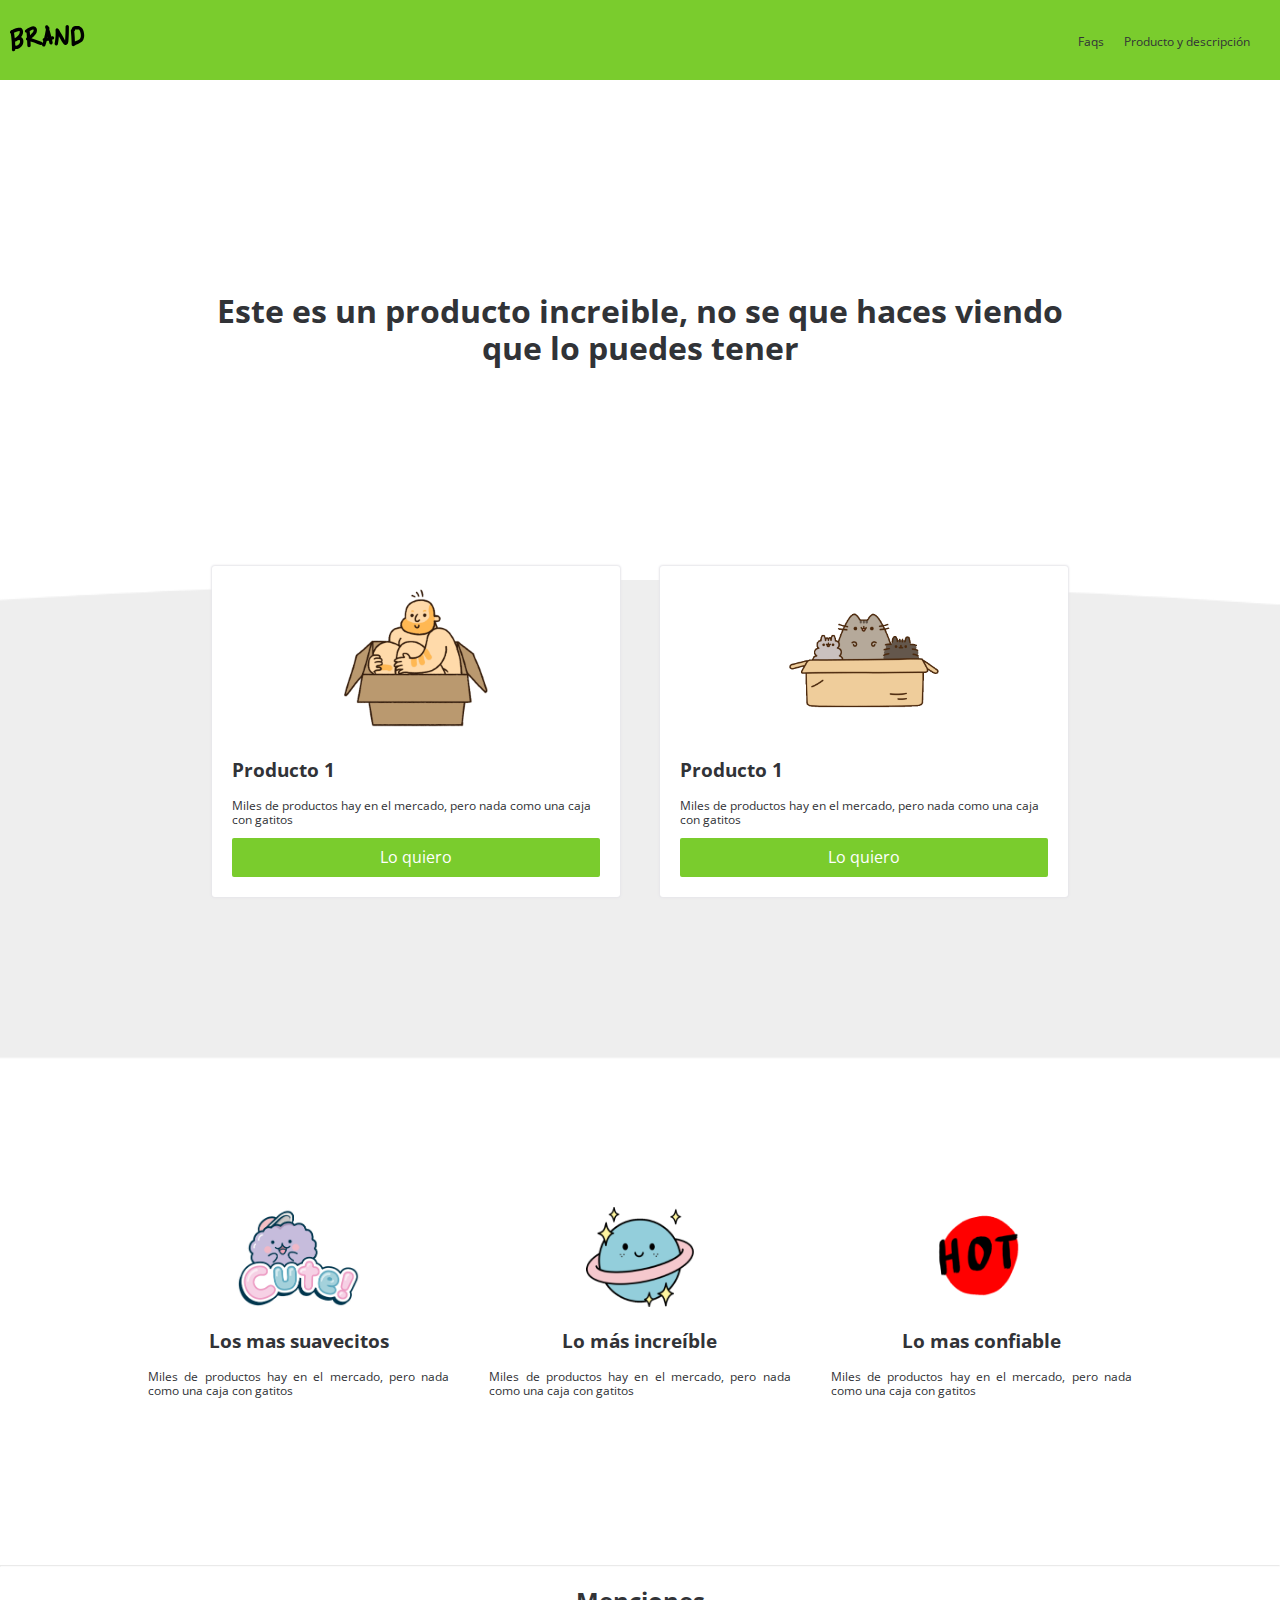
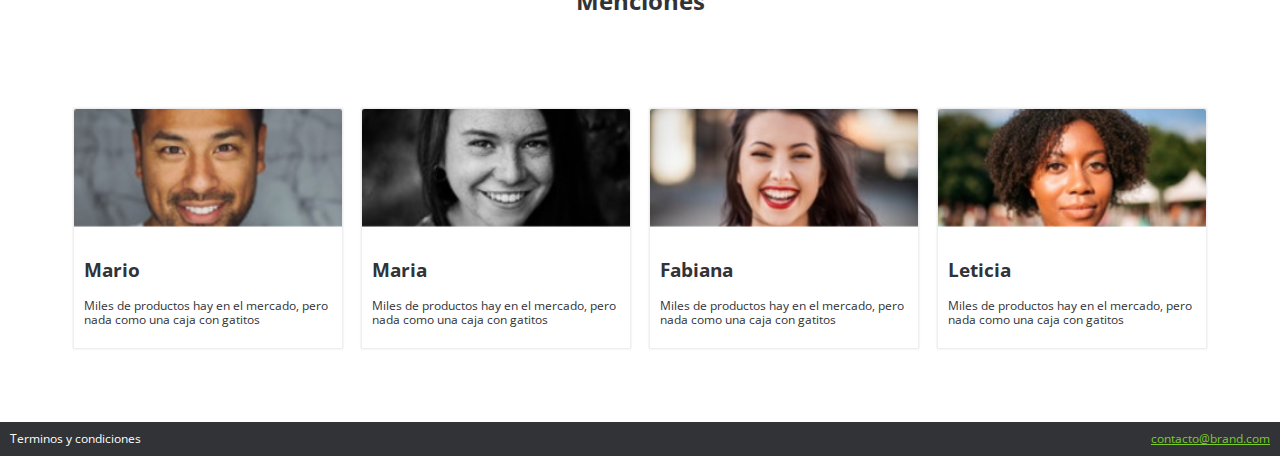
<file: index.html>
<!DOCTYPE html>
<html lang="en">
  <head>
    <meta charset="utf-8">
    <meta name="description" content="Este es un sitio de producto genial">
    <!-- Aqui podemos poner algún framework -->

    <!-- Aqui podemos poner algún framework -->
    <link rel="stylesheet" href="css/normalize.css">
    <link rel="stylesheet" href="css/estilos.css">
    <link rel="stylesheet" href="css/mobile.css">
    <link rel="stylesheet" href="css/animations.css">
    <title>BRAND📦</title>

  </head> <!-- Cierra head -->
  <body>
    <nav class="fadeInDown">
      <a href="#"><img src="images/logo.png" alt=""></a>
      <ul>
        <li>
          <a href="#">Faqs</a></li>
        <li>
          <a href="producto.html">Producto y descripción</a></li>
      </ul>
    </nav>
    <h1 class="main_section fadeIn">
      Este es un producto increible, no se que haces viendo que lo puedes tener
    </h1>
    <!-- Inicio productos -->
    <div class="products">
      <div class="product fadeInUp">
        <div class="content">
          <div class="image-product">
            <img src="images/box1.png" alt="">
          </div>
          <h3>Producto 1</h3>
          <p>Miles de productos hay en el mercado, pero nada como una caja con gatitos</p>
          <a href="venta.html">
            <button class="main_btn">
              Lo quiero
            </button>
          </a>
        </div>
      </div>
      <div class="product fadeInUp">
        <div class="content">
          <div class="image-product">
            <img src="images/box2.png" alt="">
          </div>
          <h3>Producto 1</h3>
          <p>Miles de productos hay en el mercado, pero nada como una caja con gatitos</p>
          <a href="venta.html">
            <button class="main_btn">
              Lo quiero
            </button>
          </a>
        </div>
      </div>
    </div>
    <!-- Fin productos -->
    <!-- Inicia beneficios -->
    <div class="beneficios">
      <div class="beneficio">
        <div class="content_beneficio">
          <img src="images/b1.png" alt="">
          <h3>Los mas suavecitos</h3>
          <p class="text_beneficio">
            Miles de productos hay en el mercado, pero nada como una caja con gatitos
          </p>
        </div>
      </div>
      <div class="beneficio">
        <div class="content_beneficio">
          <img src="images/b2.png" alt="">
          <h3>Lo más increíble</h3>
          <p class="text_beneficio">
            Miles de productos hay en el mercado, pero nada como una caja con gatitos
          </p>
        </div>
      </div>
      <div class="beneficio">
        <div class="content_beneficio">
          <img src="images/b3.png" alt="">
          <h3>Lo mas confiable</h3>
          <p class="text_beneficio">
            Miles de productos hay en el mercado, pero nada como una caja con gatitos
          </p>
        </div>
      </div>
    </div>
    <!-- Fin beneficios -->
    <hr>
    <!-- Inicia menciones -->
    <h2 class="mention_title">Menciones</h2>
    <div class="mentions">
      <div class="mention">
        <div class="content_mention">
          <img src="images/p1.png" alt="">
          <div class="text">
            <h3>Mario</h3>
            <p>Miles de productos hay en el mercado, pero nada como una caja con gatitos</p>
          </div>
        </div>
      </div>
      <div class="mention">
        <div class="content_mention">
          <img src="images/p2.png" alt="">
          <div class="text">
            <h3>Maria</h3>
            <p>Miles de productos hay en el mercado, pero nada como una caja con gatitos</p>
          </div>
        </div>
      </div>
      <div class="mention">
        <div class="content_mention">
          <img src="images/p3.png" alt="">
          <div class="text">
            <h3>Fabiana</h3>
            <p>Miles de productos hay en el mercado, pero nada como una caja con gatitos</p>
          </div>
        </div>
      </div>
      <div class="mention">
        <div class="content_mention">
          <img src="images/p4.png" alt="">
          <div class="text">
            <h3>Leticia</h3>
            <p>Miles de productos hay en el mercado, pero nada como una caja con gatitos</p>
          </div>
        </div>
      </div>
    </div>
    <!-- Fin de menciones -->
    <!-- Inicio de footer -->
    <footer>
      <div class="option">Terminos y condiciones</div>
      <div class="option contact"><a href="mailto:contacto@brand.com">contacto@brand.com</a></div>
    </footer>
    <!-- Fin de Footer -->

    <!-- Script -->
    <script src="scripts/script.js"></script>
  </body> <!-- Cierra body -->
</html> <!-- Cierra html -->
</file>
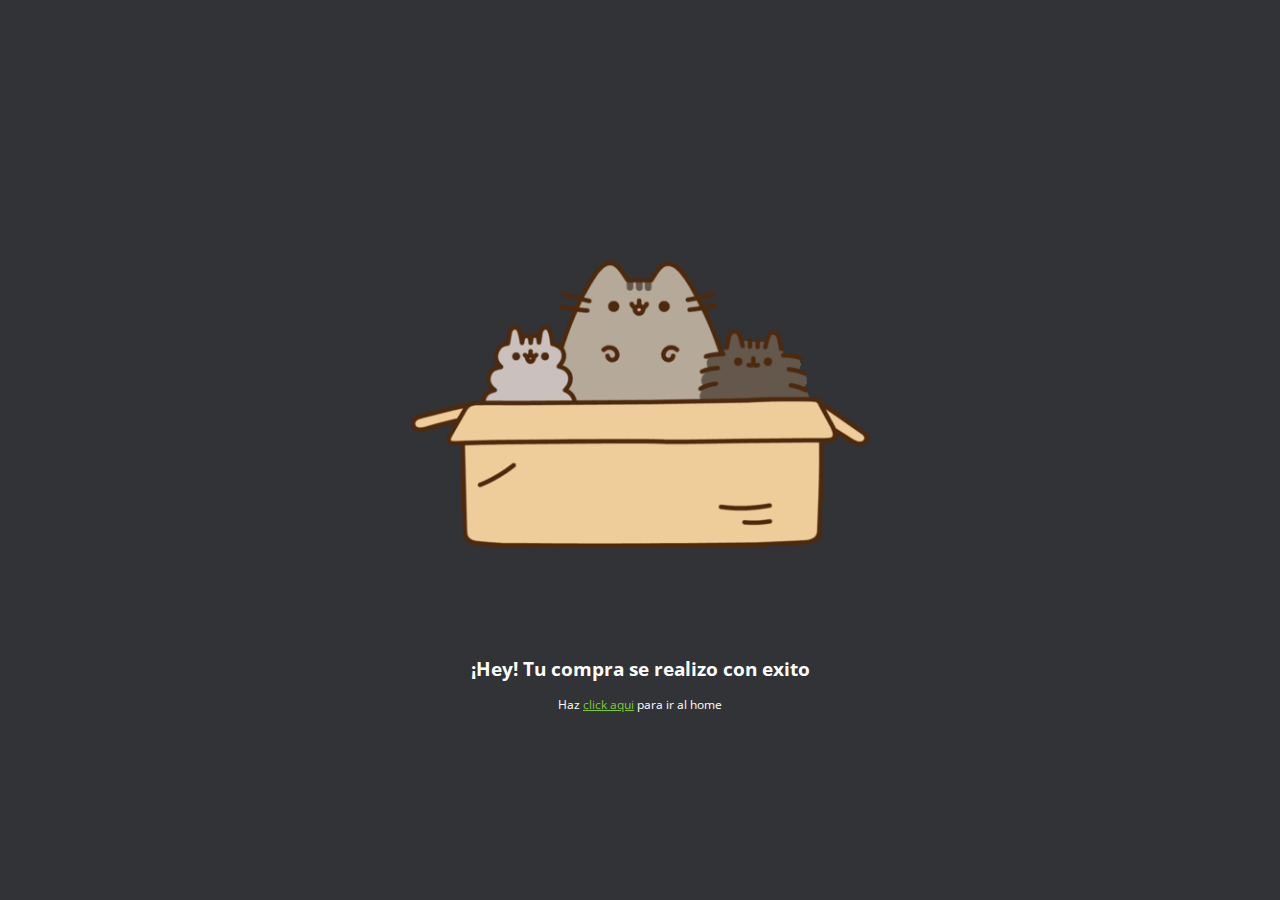
<file: exito.html>
<!DOCTYPE html>
<html lang="es">
<head>
  <meta charset="UTF-8">
  <meta name="viewport" content="width=device-width, initial-scale=1.0">
  <meta http-equiv="X-UA-Compatible" content="ie=edge">
  <link rel="stylesheet" href="css/normalize.css">
  <link rel="stylesheet" href="css/estilos.css">
  <link rel="stylesheet" href="css/animations.css">
  <link rel="stylesheet" href="css/paypal.css">
  <title>Exito</title>
</head>
<body>
  <div class="content_paypal">
    <img src="images/ben1.png" alt="">
    <h3>¡Hey! Tu compra se realizo con exito</h3>
    <p>Haz <a href="index.html">click aqui</a> para ir al home</p>
  </div>

</body>
</html>
</file>
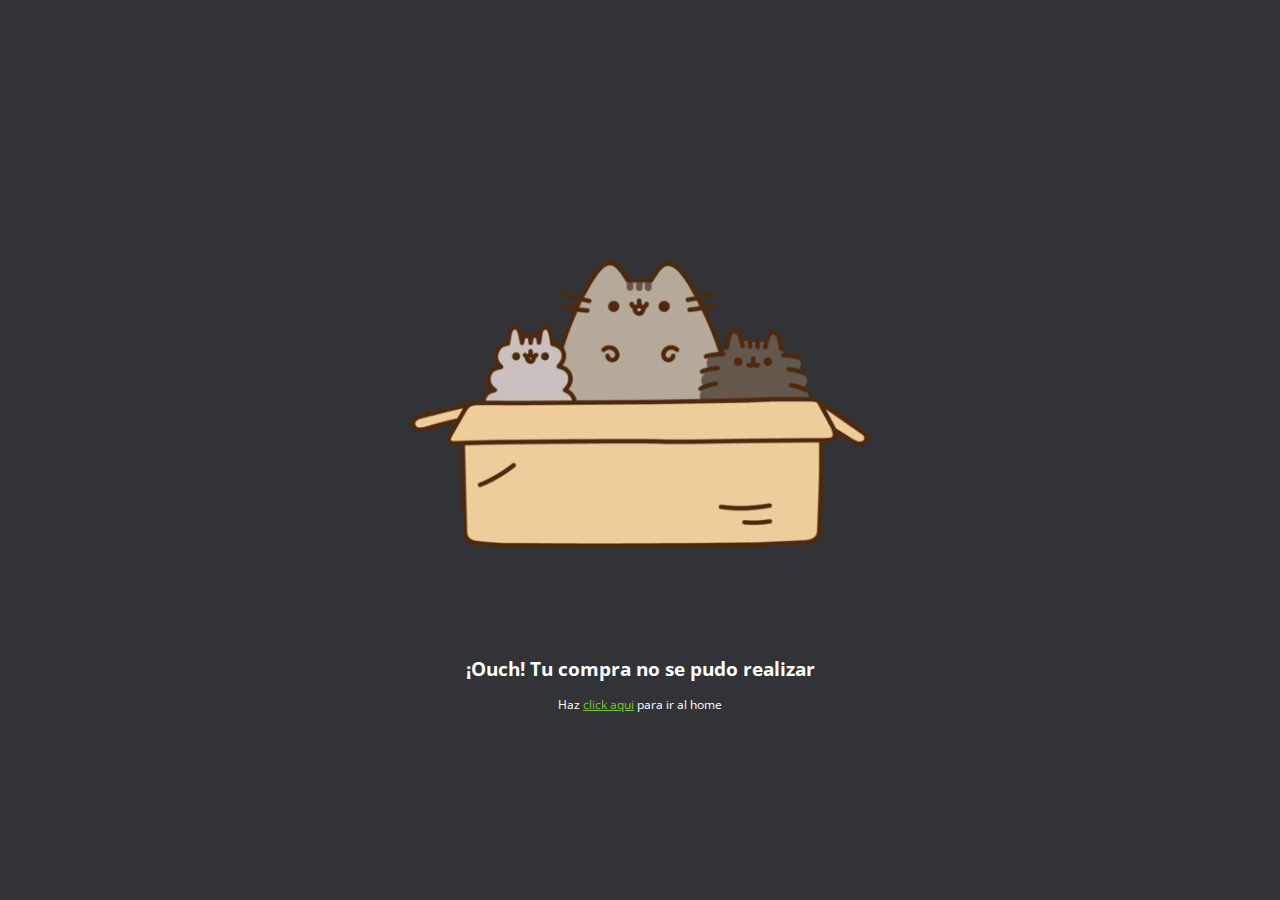
<file: falla.html>
<!DOCTYPE html>
<html lang="es">
<head>
  <meta charset="UTF-8">
  <meta name="viewport" content="width=device-width, initial-scale=1.0">
  <meta http-equiv="X-UA-Compatible" content="ie=edge">
  <link rel="stylesheet" href="css/normalize.css">
  <link rel="stylesheet" href="css/estilos.css">
  <link rel="stylesheet" href="css/animations.css">
  <link rel="stylesheet" href="css/paypal.css">
  <title>Exito</title>
</head>
<body>
  <div class="content_paypal">
    <img src="images/ben1.png" alt="">
    <h3>¡Ouch! Tu compra no se pudo realizar</h3>
    <p>Haz <a href="index.html">click aqui</a> para ir al home</p>
  </div>

</body>
</html>
</file>
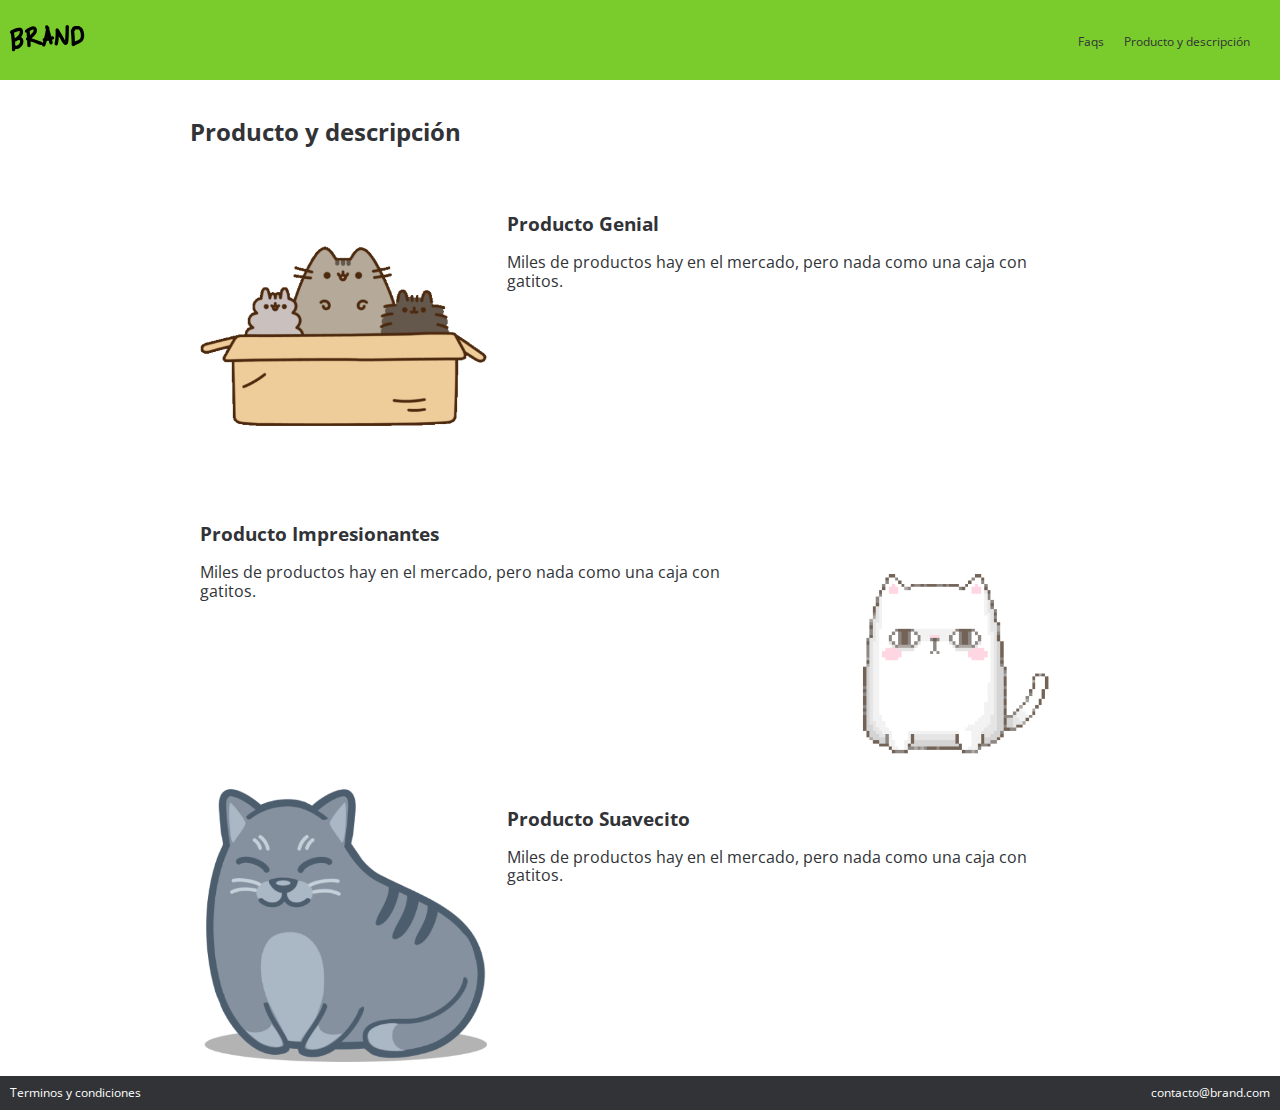
<file: producto.html>
<!DOCTYPE html>
<html lang="en">
  <head>
    <meta charset="utf-8">
    <meta name="description" content="Este es un sitio de producto genial">
    <link rel="stylesheet" href="css/normalize.css">
    <link rel="stylesheet" href="css/estilos.css">
    <link rel="stylesheet" href="css/animations.css">
    <link rel="stylesheet" href="css/grid.css">
    <title>BRAND📦</title>

  </head> <!-- Cierra head -->
  <body>
    <nav>
      <a href="index.html"><img src="images/logo.png" alt=""></a>
      <ul>
        <li>
          <a href="faqs.html">Faqs</a></li>
        <li>
          <a href="#">Producto y descripción</a></li>
      </ul>
    </nav>

    <!-- Empiezan beneficios -->

    <div class="container fadeIn">
      <br>
      <h2>Producto y descripción</h2>
      <br>
      <div class="row">
        <div class="col-4">
          <img src="images/ben1.png" alt="">
        </div>
        <div class="col-8">
          <h3>Producto Genial</h3>
          Miles de productos hay en el mercado, pero nada como una caja con gatitos.
        </div>
      </div>
      <div class="row">
        <div class="col-4 no-desk">
          <img src="images/ben2.png" alt="">
        </div>
        <div class="col-8">
          <h3>Producto Impresionantes</h3>
          Miles de productos hay en el mercado, pero nada como una caja con gatitos.
        </div>
        <div class="col-4 no-mobile">
          <img src="images/ben2.png" alt="">
        </div>
      </div>
      <div class="row">
        <div class="col-4">
          <img src="images/ben3.png" alt="">
        </div>
        <div class="col-8">
          <h3>Producto Suavecito</h3>
          Miles de productos hay en el mercado, pero nada como una caja con gatitos.
        </div>
      </div>
    </div>
    <!-- Empiezan beneficios -->



    <!-- Inicio de footer -->
    <footer>
      <div class="option">Terminos y condiciones</div>
      <div class="option">contacto@brand.com</div>
    </footer>
    <!-- Fin de Footer -->

    <!-- Script -->
    <script src="scripts/script.js"></script>
  </body> <!-- Cierra body -->
</html> <!-- Cierra html -->
</file>
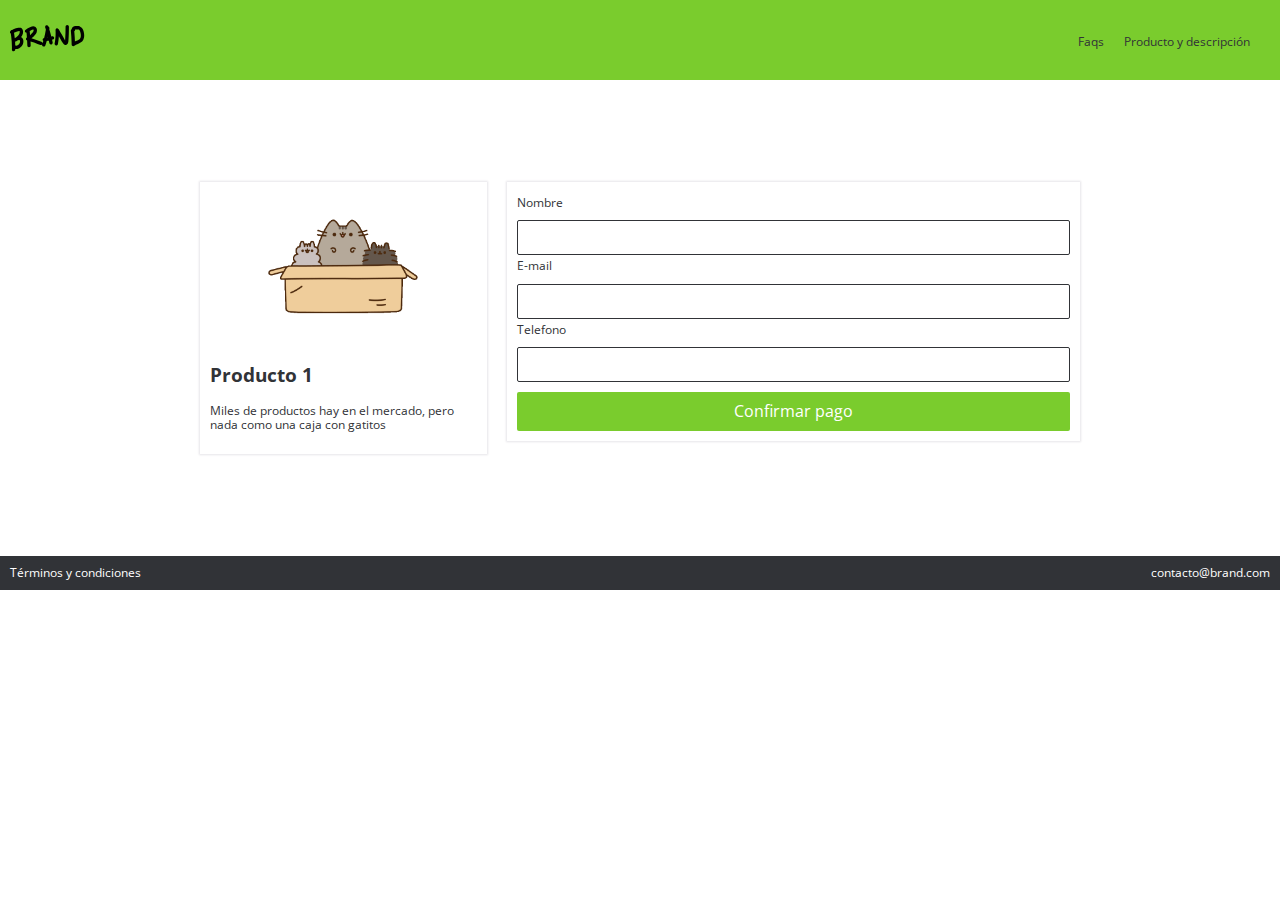
<file: venta.html>
<!DOCTYPE html>
<html lang="en">
  <head>
    <meta charset="utf-8">
    <meta name="description" content="Este es un sitio de producto genial">
    <link rel="stylesheet" href="css/normalize.css">
    <link rel="stylesheet" href="css/estilos.css">
    <link rel="stylesheet" href="css/animations.css">
    <link rel="stylesheet" href="css/grid.css">
    <title>BRAND📦</title>

  </head> <!-- Cierra head -->
  <body>
    <nav>
      <a href="index.html"><img src="images/logo.png" alt=""></a>
      <ul>
        <li>
          <a href="faqs.html">Faqs</a></li>
        <li>
          <a href="#">Producto y descripción</a></li>
      </ul>
    </nav>

    <!-- Empiezan Formulario Venta -->
    <br>
    <br>
    <br>
    <br>
    <br>
    <div class="container">

      <div class="row">
        <div class="col-4">
          <div class="modulo_pago">
            <div class="modulo_pago_images">
              <img src="images/box2.png" alt="">
            </div>
            <h3>
              Producto 1
            </h3>
            <p>
              Miles de productos hay en el mercado, pero nada como una caja con gatitos
            </p>
          </div>
        </div>
        <div class="col-8">
          <div class="modulo_pago">
            <form action="https://www.paypal.com/cgi-bin/webscr?cmd=_s-xclick&hosted_button_id=QS4V256QCR2Y8" method="post">
              <label for="name">Nombre</label>
              <br>
              <input type="text" name="name" class="data">
              <br>
              <label for="email">E-mail</label>
              <br>
              <input type="text" name="email" class="data">
              <br>
              <label for="phone">Telefono</label>
              <br>
              <input type="text" name="phone" class="data">
              <br>
              <input type="submit" class="main_btn" name="submit" value="Confirmar pago">
            </form>
          </div>
        </div>
      </div>

    </div>
    <br>
    <br>
    <br>
    <br>
    <br>


    <!-- Empiezan Formulario beneficios -->

    <!-- Inicio de footer -->
    <footer>
      <div class="option">Términos y condiciones</div>
      <div class="option">contacto@brand.com</div>
    </footer>
    <!-- Fin de Footer -->

    <!-- Script -->
    <script src="scripts/script.js"></script>
  </body> <!-- Cierra body -->
</html> <!-- Cierra html -->
</file>
<file: css/estilos.css>
/*
#  ·················
#  ··_______________
#  ·/·___/·___/·___/
#  /·/__(__··|__··)·
#  \___/____/____/··
#  ·················
*/
@import url('https://fonts.googleapis.com/css?family=Open+Sans:400,700');
/*------ Variables */
:root{
  /*------ Colores */
  --green-color: #7ACC2D;
  --black-color: #313337;
  --white-color: white;
  /*------ Tipografía */
  --normal:12px;
  /*------ Espaciado */
  --space:10px;
  --space-2:20px;
  /*------ Box shadow*/
  --box:0px 0 2px 1px #e6e5e9;
}

/* -------------------------------------------  */
html, body{
  margin:0;
  padding: 0;
  font-family: 'Open Sans', sans-serif;
  color: var(--black-color);
}

p, label{
  font-size: var(--normal);
}

nav{
  display: flex;
  justify-content: space-between;
  align-items: center;
  padding: var(--space);
  min-height: 60px;
  background-color: var(--green-color);
}

nav a{
  text-decoration: none;
  color: var(--black-color);
  font-size: var(--normal);
}

nav a:hover{
  color: var(--white-color);
}

nav ul {
  display: flex;
}

nav ul li{
  padding-right: 20px;
  list-style: none;
}

hr{
  opacity: .2;
}

/* ------------------------------------------- MAIN SECTION */

.main_section{
  text-align: center;
  padding: 15%;
}

/* -------------------------------------------  PRODUCTOS */

.products{
  background-image: url("../images/curve.png");
  padding: 15%;
  background-position: center top;
  background-repeat: no-repeat;
  display: flex;
  height: 95px;
  background-size: cover;

}

.product{
  padding: 20px;
  margin-top: -226px;
}

.image-product{
  text-align: center;
}

.content{
  padding: 20px;
  background: var(--white-color);
  border-radius: 3px;
  box-shadow: 0px 0 2px 1px #e6e5e9;
}

.main_btn{
  padding: var(--space);
  background-color: var(--green-color);
  width: 100%;
  border: 0px;
  border-radius: 2px;
  cursor: pointer;
  color: var(--white-color);
}
.main_btn:hover{
  background-color: #63a426;
}

/* Beneficios */
.beneficios{
  padding: 10%;
  display: flex;
}

.beneficio{
  text-align: center;
  padding: 20px;
}

.beneficio img{
  max-height: 100px
}

.text_beneficio{
  text-align: justify;
}

/* Mentions */
.mentions{
  display: flex;
  padding: 5%;
}
.mention img{
  width: 100%;
}
h2.mention_title{
  text-align: center;
}
.mention{
  padding: var(--space);
}
.content_mention{
  box-shadow: 0px 0 2px 1px #e6e5e9;
}
.mention .text{
  padding: var(--space);
}
/* ------------------------------------------- Venta */

.modulo_pago{
background-color:var(--white-color);
box-shadow: var(--box);
padding:var(--space);
}

.modulo_pago_images{
  max-width: 150px;
  text-align: center;
  width: 100%;
  margin:auto;
}

.data{
  margin-top: var(--space);
  width: 100%;
  height: 35px;
  border-radius: 2px;
  border: 1px solid var(--black-color);
  box-sizing: border-box;
}

.modulo_pago .main_btn{
  margin-top: 10px;
}

/* ------------------------------------------- Footer */
footer{
  display: flex;
  justify-content: space-between;
  font-size: var(--normal);
  background-color: var(--black-color);
  padding: var(--space);
  color: var(--white-color);
}
.contact a{
  color: var(--green-color);
}
</file>
<file: css/mobile.css>
/*
#  ····················__····_·__···
#  ···____·___··____··/·/_··(_)·/__·
#  ··/·__·`__·\/·__·\/·__·\/·/·/·_·\
#  ·/·/·/·/·/·/·/_/·/·/_/·/·/·/··__/
#  /_/·/_/·/_/\____/_.___/_/_/\___/·
#  ································· */

@media (max-width: 650px) {

  .main_section{
    padding: 5%;
  }
  .products{
    display: block;
    height: auto;
    padding: 5%;
  }
  .product{
    margin-top: auto;
  }
  .beneficios{
    display: initial;
  }
  .mentions{
    display: initial;
  }
}
</file>
<file: css/animations.css>
/*
#  ···············_·················__··_·················
#  ··____·_____··(_)___·___··____·_/·/_(_)___··____··_____
#  ·/·__·`/·__·\/·/·__·`__·\/·__·`/·__/·/·__·\/·__·\/·___/
#  /·/_/·/·/·/·/·/·/·/·/·/·/·/_/·/·/_/·/·/_/·/·/·/·(__··)·
#  \__,_/_/·/_/_/_/·/_/·/_/\__,_/\__/_/\____/_/·/_/____/··
#  ·······················································
*/
/* https://daneden.github.io/animate.css/ */

.fadeIn{
  -webkit-animation-duration: 4s;
  animation-duration: 4s;
  -webkit-animation-fill-mode: both;
  animation-fill-mode: both;
  -webkit-animation-name: fadeIn;
  animation-name: fadeIn;
}

@keyframes fadeIn{
  from{
    opacity: 0;
  }
  to{
    opacity: 1;
  }
}

.fadeInDown{
  -webkit-animation-duration: 1s;
  animation-duration: 1s;
  -webkit-animation-fill-mode: both;
  animation-fill-mode: both;
  -webkit-animation-name: fadeInDown;
  animation-name: fadeInDown;
}

@-webkit-keyframes fadeInDown {
  from {
    opacity: 0;
    -webkit-transform: translate3d(0, -100%, 0);
    transform: translate3d(0, -100%, 0);
  }

  to {
    opacity: 1;
    -webkit-transform: translate3d(0, 0, 0);
    transform: translate3d(0, 0, 0);
  }
}

@keyframes fadeInDown {
  from {
    opacity: 0;
    -webkit-transform: translate3d(0, -100%, 0);
    transform: translate3d(0, -100%, 0);
  }

  to {
    opacity: 1;
    -webkit-transform: translate3d(0, 0, 0);
    transform: translate3d(0, 0, 0);
  }
}



.fadeInUp {
  -webkit-animation-duration: 1s;
  animation-duration: 1s;
  -webkit-animation-fill-mode: both;
  animation-fill-mode: both;
  -webkit-animation-name: fadeInUp;
  animation-name: fadeInUp;
}

@-webkit-keyframes fadeInUp {
  from {
    opacity: 0;
    -webkit-transform: translate3d(0, 100%, 0);
    transform: translate3d(0, 100%, 0);
  }

  to {
    opacity: 1;
    -webkit-transform: translate3d(0, 0, 0);
    transform: translate3d(0, 0, 0);
  }
}

@keyframes fadeInUp {
  from {
    opacity: 0;
    -webkit-transform: translate3d(0, 100%, 0);
    transform: translate3d(0, 100%, 0);
  }

  to {
    opacity: 1;
    -webkit-transform: translate3d(0, 0, 0);
    transform: translate3d(0, 0, 0);
  }
}
</file>
<file: css/paypal.css>
body{
  background: var(--black-color);
  text-align: center;
  color: var(--white-color);
  display: flex;
  justify-content: center;
  align-items: center;
  height: 100vh;
}
.content_paypal a{
  color: var(--green-color);
}
</file>
<file: css/grid.css>
.container{
  max-width: 900px;
  margin:auto;
}

/* Valor por columna = 8.3333333333 */

.row{
  display: flex;
}

.col-1{
  width: 8.3333333333%;
}
.col-2{
  width: 16.6666666666%;
}
.col-3{
  width: 24.9999999999%;
}
.col-4{
  width: 33.3333333332%;
}
.col-5{
  width: 41.6666666665%;
}
.col-6{
  width: 49.9999999998%;
}
.col-7{
  width: 58.3333333331%;
}
.col-8{
  width: 66.6666666664%;
}
.col-9{
  width: 74.9999999997%;
}
.col-10{
  width: 83.333333333%;
}
.col-11{
  width: 91.6666666663%;
}
.col-12{
  width: 100%;
}

.col-1,.col-2,.col-3,.col-4,.col-5,.col-6,.col-7,.col-8,.col-9,.col-10,.col-11,.col-12{
  padding: 10px;
}
.col-1 img,.col-2 img,.col-3 img,.col-4 img,.col-5 img,.col-6 img,.col-7 img,.col-8 img,.col-9 img,.col-10 img,.col-11 img,.col-12 img{
  width: 100%;
}

.no-desk{
  display: none;
}

@media (max-width:600px) {
  .container{
    padding: 30px;
  }
  .no-mobile{
    display: none
  }
  .no-desk{
    display: initial;
  }
  .row{
    display: inline;
    padding: 10px;
  }
  .col-1,.col-2,.col-3,.col-4,.col-5,.col-6,.col-7,.col-8,.col-9,.col-10,.col-11,.col-12{
    width: 100%;
    padding: 0px;
  }
}
</file>
